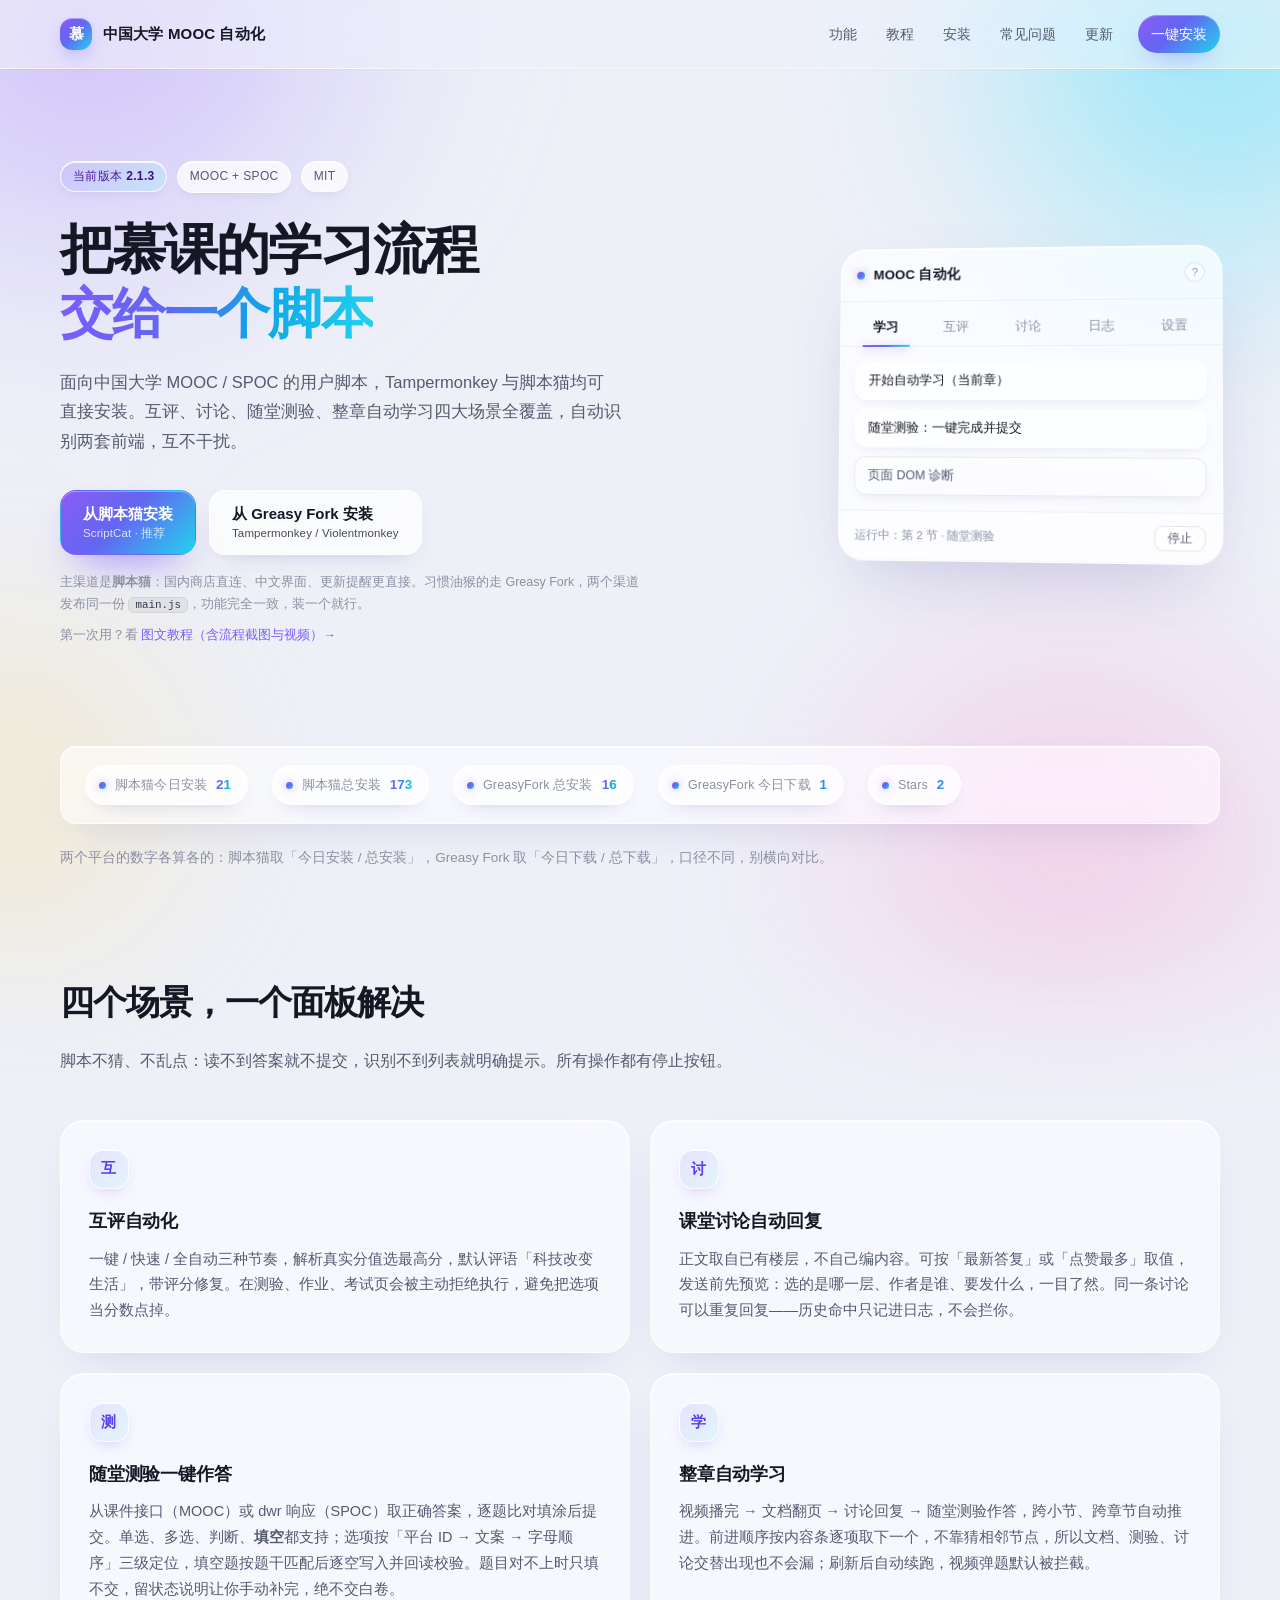
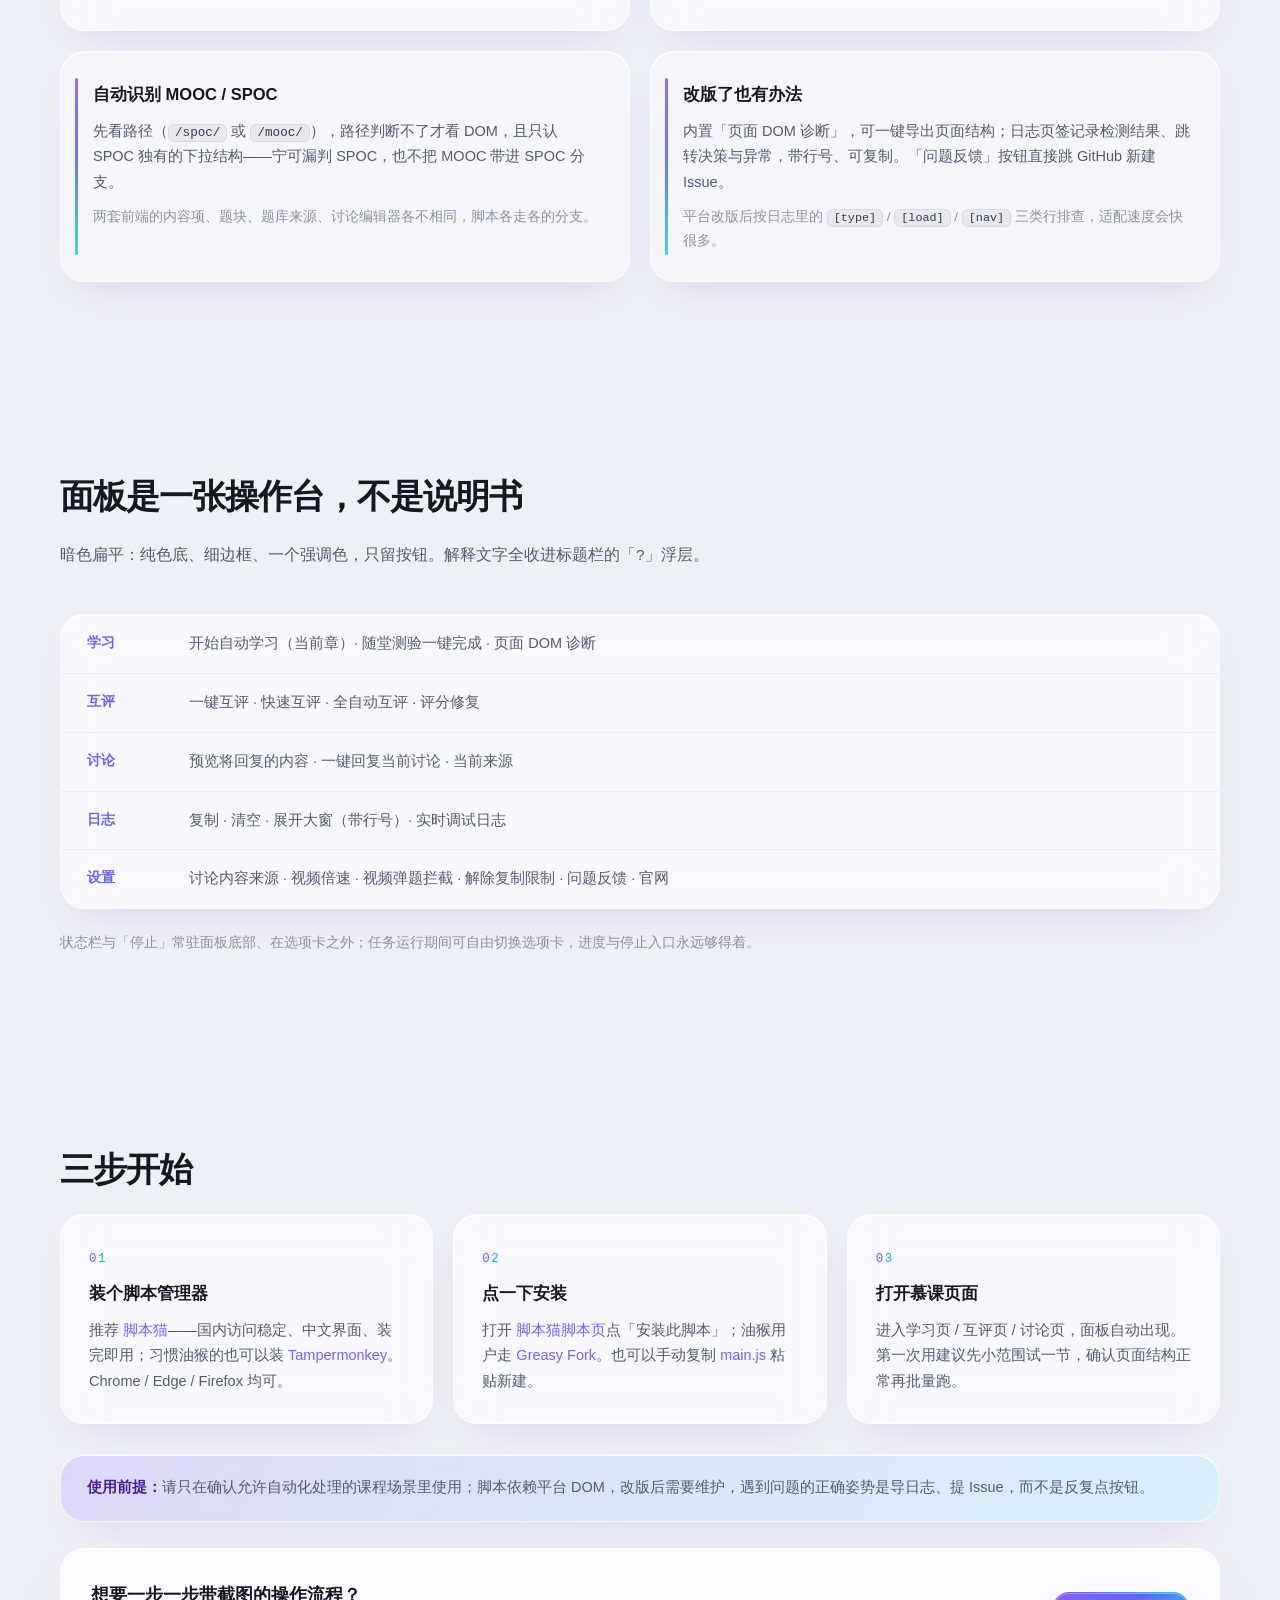
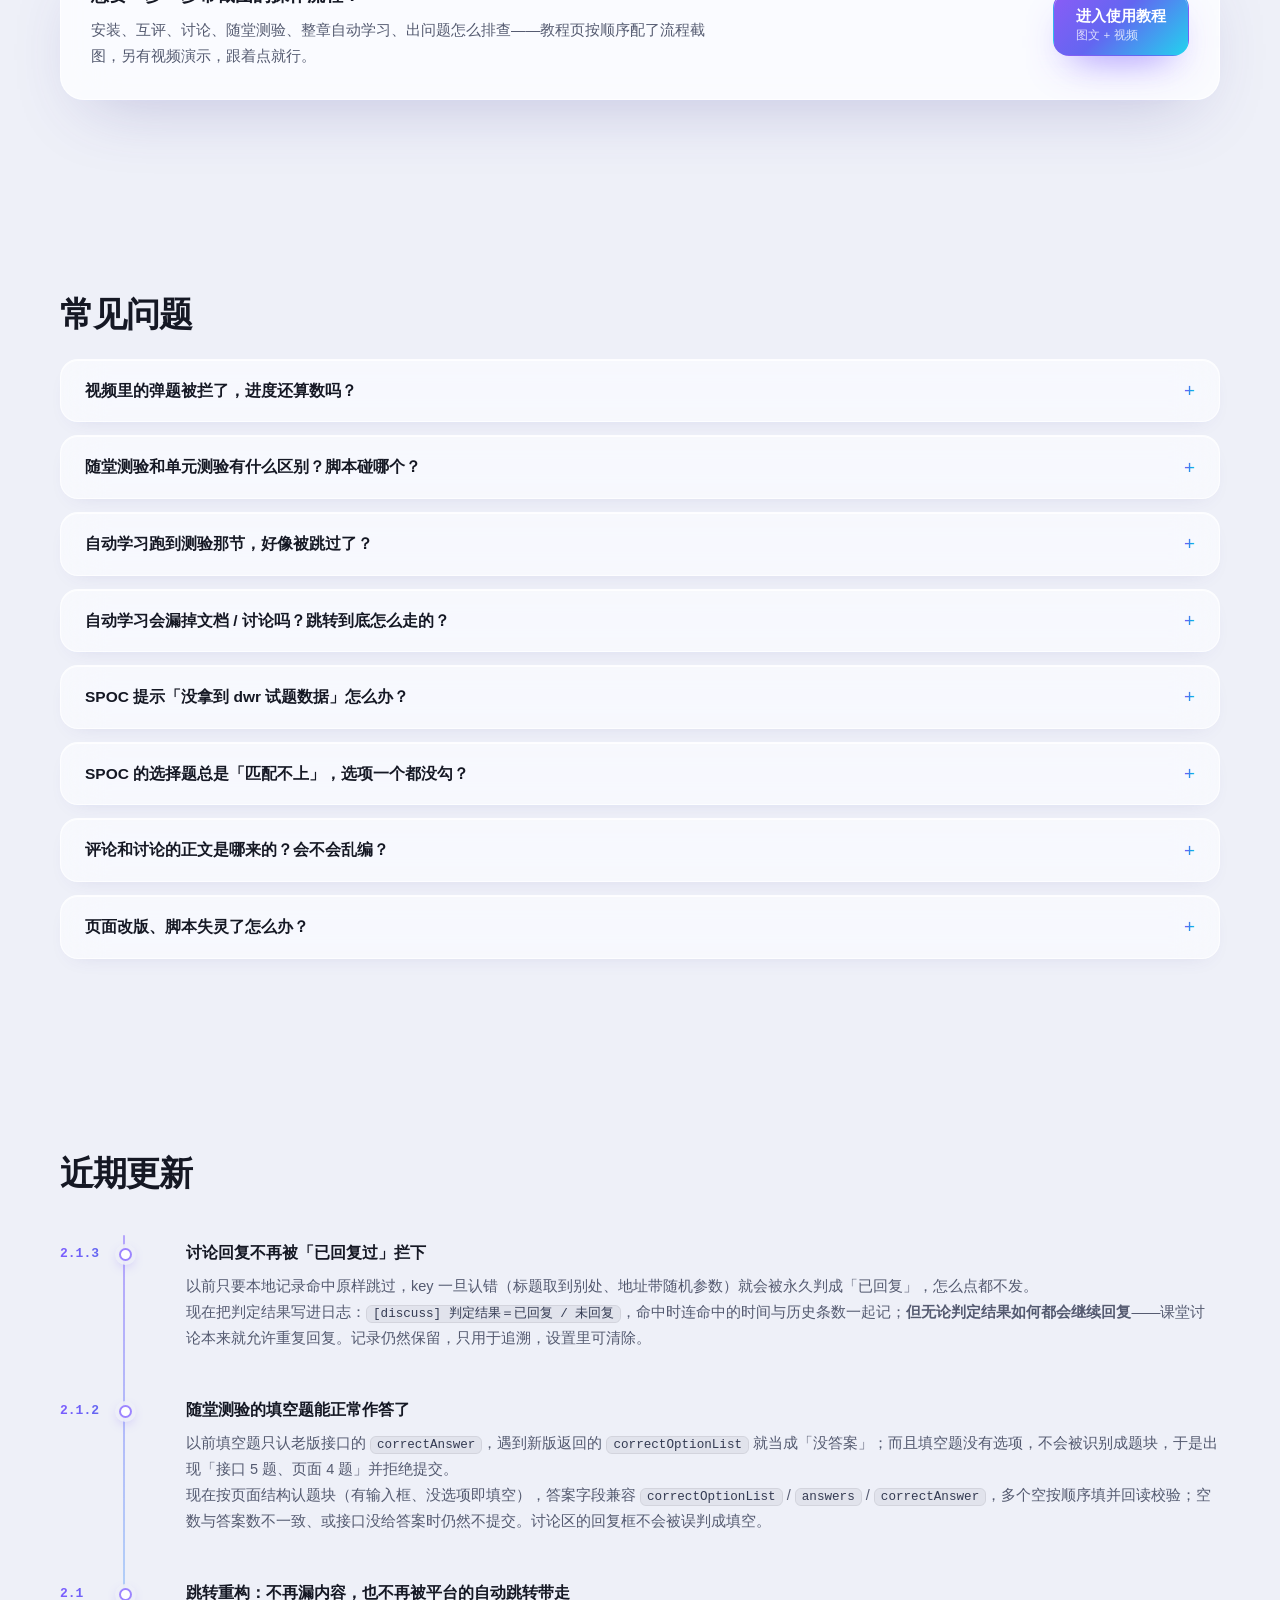
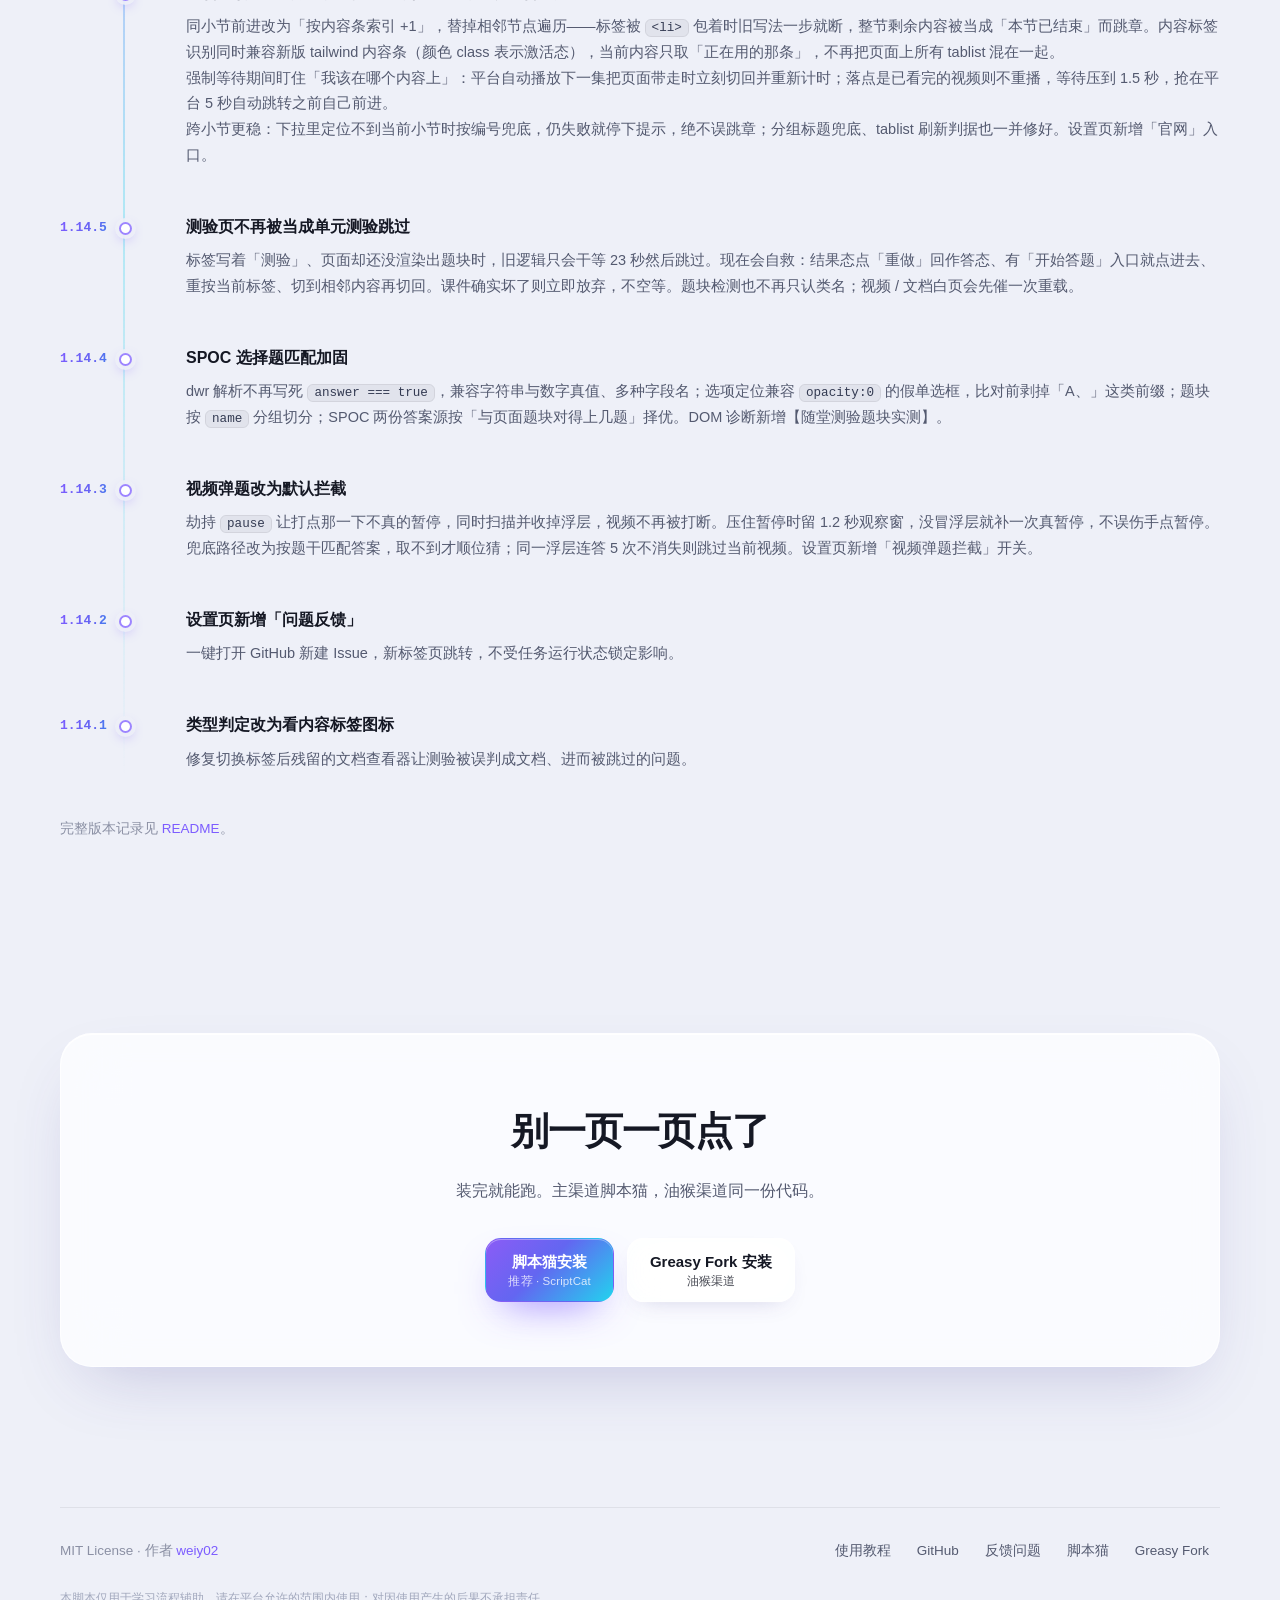
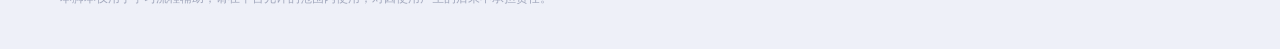
<file: docs/index.html>
<!DOCTYPE html>
<html lang="zh-CN">
<head>
<meta charset="UTF-8">
<meta name="viewport" content="width=device-width, initial-scale=1">
<title>中国大学 MOOC 自动化脚本 · 互评 / 讨论 / 随堂测验 / 整章自动学习</title>
<meta name="description" content="面向中国大学 MOOC / SPOC 的用户脚本（脚本猫 / Tampermonkey 通用）：互评作业自动化、课堂讨论自动回复、随堂测验一键作答、整章自动学习，自动适配 MOOC 与 SPOC 两套前端。">
<meta name="keywords" content="中国大学MOOC,慕课,自动化脚本,脚本猫,ScriptCat,user script,油猴,Tampermonkey,icourse163,SPOC,互评,随堂测验">
<link rel="canonical" href="https://weiy02.github.io/ChinaMOOC-Auto/">
<meta property="og:type" content="website">
<meta property="og:title" content="中国大学 MOOC 自动化脚本">
<meta property="og:description" content="互评、讨论、随堂测验、整章自动学习，一个脚本全包。脚本猫一键安装，也兼容油猴。自动适配 MOOC 与 SPOC 两套前端。">
<meta property="og:url" content="https://weiy02.github.io/ChinaMOOC-Auto/">
<meta property="og:image" content="https://weiy02.github.io/ChinaMOOC-Auto/assets/og.png">
<meta name="twitter:card" content="summary_large_image">
<meta name="theme-color" content="#0b0d10">
<link rel="icon" href="./assets/favicon.svg" type="image/svg+xml">
<link rel="stylesheet" href="./assets/style.css">
</head>
<body>
<a class="skip" href="#main">跳到正文</a>

<header class="site-header">
  <div class="wrap header-inner">
    <a class="brand" href="./">
      <span class="brand-mark" aria-hidden="true">慕</span>
      <span class="brand-text">中国大学 MOOC 自动化</span>
    </a>
    <nav class="site-nav" aria-label="主导航">
      <a href="#features">功能</a>
      <a href="./tutorial.html">教程</a>
      <a href="#start">安装</a>
      <a href="#faq">常见问题</a>
      <a href="#changelog">更新</a>
      <a class="nav-cta" href="#start">一键安装</a>
    </nav>
  </div>
</header>

<main id="main">

  <section class="hero">
    <div class="wrap hero-inner">
      <div class="hero-copy">
        <div class="pill-row">
          <span class="pill pill-live">当前版本 <b data-version>2.1.3</b></span>
          <span class="pill">MOOC + SPOC</span>
          <span class="pill">MIT</span>
        </div>
        <h1>把慕课的学习流程<br><span class="hl">交给一个脚本</span></h1>
        <p class="lede">面向中国大学 MOOC / SPOC 的用户脚本，Tampermonkey 与脚本猫均可直接安装。互评、讨论、随堂测验、整章自动学习四大场景全覆盖，自动识别两套前端，互不干扰。</p>
        <div class="cta-row">
          <a class="btn btn-primary" href="https://scriptcat.org/script-show-page/8833" target="_blank" rel="noopener">
            <span>从脚本猫安装</span>
            <small>ScriptCat · 推荐</small>
          </a>
          <a class="btn btn-ghost" href="https://greasyfork.org/scripts/595205" target="_blank" rel="noopener">
            <span>从 Greasy Fork 安装</span>
            <small id="gf-count">Tampermonkey / Violentmonkey</small>
          </a>
        </div>
        <p class="tiny">主渠道是<b>脚本猫</b>：国内商店直连、中文界面、更新提醒更直接。习惯油猴的走 Greasy Fork，两个渠道发布同一份 <code>main.js</code>，功能完全一致，装一个就行。</p>
        <p class="tiny tiny-link">第一次用？看 <a href="./tutorial.html">图文教程（含流程截图与视频）→</a></p>
      </div>

      <div class="hero-art" aria-hidden="true">
        <div class="panel" id="panel">
          <div class="panel-bar">
            <span class="dot"></span><span class="panel-title">MOOC 自动化</span>
            <span class="panel-help">?</span>
          </div>
          <div class="panel-tabs" role="tablist">
            <button class="pt ab active" data-tab="learn" role="tab" aria-selected="true">学习</button>
            <button class="pt" data-tab="review" role="tab" aria-selected="false">互评</button>
            <button class="pt" data-tab="discuss" role="tab" aria-selected="false">讨论</button>
            <button class="pt" data-tab="log" role="tab" aria-selected="false">日志</button>
            <button class="pt" data-tab="set" role="tab" aria-selected="false">设置</button>
          </div>
          <div class="panel-body" data-view="learn">
            <button class="pb">开始自动学习（当前章）</button>
            <button class="pb">随堂测验：一键完成并提交</button>
            <button class="pb ghost">页面 DOM 诊断</button>
          </div>
          <div class="panel-body hidden" data-view="review">
            <button class="pb">一键互评</button>
            <button class="pb">快速互评</button>
            <button class="pb ghost">全自动互评</button>
            <button class="pb ghost">评分修复</button>
          </div>
          <div class="panel-body hidden" data-view="discuss">
            <button class="pb">预览将回复的内容</button>
            <button class="pb">一键回复当前讨论</button>
            <p class="panel-note">来源：最新答复</p>
          </div>
          <div class="panel-body hidden" data-view="log">
            <div class="panel-log"><span>1</span> [nav] 同小节目标 → 测试</div>
            <div class="panel-log"><span>2</span> [type] quiz（图标判定）</div>
            <div class="panel-log"><span>3</span> [quiz] 已提交，停留 10s</div>
          </div>
          <div class="panel-body hidden" data-view="set">
            <p class="panel-note">讨论内容来源 · 视频倍速 · 视频弹题拦截 · 解除复制限制</p>
            <button class="pb ghost">问题反馈</button>
            <button class="pb ghost">官网 / 使用教程</button>
          </div>
          <div class="panel-foot">
            <span class="panel-status">运行中：第 2 节 · 随堂测验</span>
            <button class="panel-stop">停止</button>
          </div>
        </div>
      </div>
    </div>
  </section>

  <section class="stats">
    <div class="wrap stats-inner">
      <a class="stat" href="https://scriptcat.org/script-show-page/8833" target="_blank" rel="noopener" title="脚本猫今日安装数（today_install）">
        <span class="stat-name">脚本猫今日安装</span>
        <span class="stat-value" data-stat="sc-daily">21</span>
      </a>
      <a class="stat" href="https://scriptcat.org/script-show-page/8833" target="_blank" rel="noopener" title="脚本猫总安装量（total_install）">
        <span class="stat-name">脚本猫总安装</span>
        <span class="stat-value" data-stat="sc-total">173</span>
      </a>
      <a class="stat" href="https://greasyfork.org/scripts/595205" target="_blank" rel="noopener" title="Greasy Fork 总安装量">
        <span class="stat-name">GreasyFork 总安装</span>
        <span class="stat-value" data-stat="gf-total">16</span>
      </a>
      <a class="stat" href="https://greasyfork.org/scripts/595205" target="_blank" rel="noopener" title="Greasy Fork 今日下载数（daily downloads）">
        <span class="stat-name">GreasyFork 今日下载</span>
        <span class="stat-value" data-stat="gf-daily">1</span>
      </a>
      <a class="stat" href="https://github.com/weiy02/ChinaMOOC-Auto" target="_blank" rel="noopener" title="GitHub Stars">
        <span class="stat-name">Stars</span>
        <span class="stat-value" data-stat="gh-stars">2</span>
      </a>
    </div>
    <div class="wrap">
      <p class="note-line">两个平台的数字各算各的：脚本猫取「今日安装 / 总安装」，Greasy Fork 取「今日下载 / 总下载」，口径不同，别横向对比。</p>
    </div>
  </section>

  <section id="features" class="section">
    <div class="wrap">
      <h2 class="sec-title">四个场景，一个面板解决</h2>
      <p class="sec-sub">脚本不猜、不乱点：读不到答案就不提交，识别不到列表就明确提示。所有操作都有停止按钮。</p>

      <div class="cards">
        <article class="card">
          <div class="card-icon">互</div>
          <h3>互评自动化</h3>
          <p>一键 / 快速 / 全自动三种节奏，解析真实分值选最高分，默认评语「科技改变生活」，带评分修复。在测验、作业、考试页会被主动拒绝执行，避免把选项当分数点掉。</p>
        </article>
        <article class="card">
          <div class="card-icon">讨</div>
          <h3>课堂讨论自动回复</h3>
          <p>正文取自已有楼层，不自己编内容。可按「最新答复」或「点赞最多」取值，发送前先预览：选的是哪一层、作者是谁、要发什么，一目了然。同一条讨论可以重复回复——历史命中只记进日志，不会拦你。</p>
        </article>
        <article class="card">
          <div class="card-icon">测</div>
          <h3>随堂测验一键作答</h3>
          <p>从课件接口（MOOC）或 dwr 响应（SPOC）取正确答案，逐题比对填涂后提交。单选、多选、判断、<b>填空</b>都支持；选项按「平台 ID → 文案 → 字母顺序」三级定位，填空题按题干匹配后逐空写入并回读校验。题目对不上时只填不交，留状态说明让你手动补完，绝不交白卷。</p>
        </article>
        <article class="card">
          <div class="card-icon">学</div>
          <h3>整章自动学习</h3>
          <p>视频播完 → 文档翻页 → 讨论回复 → 随堂测验作答，跨小节、跨章节自动推进。前进顺序按内容条逐项取下一个，不靠猜相邻节点，所以文档、测验、讨论交替出现也不会漏；刷新后自动续跑，视频弹题默认被拦截。</p>
        </article>
      </div>

      <div class="duo">
        <div class="duo-item">
          <h3>自动识别 MOOC / SPOC</h3>
          <p>先看路径（<code>/spoc/</code> 或 <code>/mooc/</code>），路径判断不了才看 DOM，且只认 SPOC 独有的下拉结构——宁可漏判 SPOC，也不把 MOOC 带进 SPOC 分支。</p>
          <p class="muted">两套前端的内容项、题块、题库来源、讨论编辑器各不相同，脚本各走各的分支。</p>
        </div>
        <div class="duo-item">
          <h3>改版了也有办法</h3>
          <p>内置「页面 DOM 诊断」，可一键导出页面结构；日志页签记录检测结果、跳转决策与异常，带行号、可复制。「问题反馈」按钮直接跳 GitHub 新建 Issue。</p>
          <p class="muted">平台改版后按日志里的 <code>[type]</code> / <code>[load]</code> / <code>[nav]</code> 三类行排查，适配速度会快很多。</p>
        </div>
      </div>
    </div>
  </section>

  <section id="panel" class="section section-alt">
    <div class="wrap">
      <h2 class="sec-title">面板是一张操作台，不是说明书</h2>
      <p class="sec-sub">暗色扁平：纯色底、细边框、一个强调色，只留按钮。解释文字全收进标题栏的「?」浮层。</p>
      <div class="tabs-table">
        <div class="tab-row"><span class="tab-name">学习</span><span>开始自动学习（当前章）· 随堂测验一键完成 · 页面 DOM 诊断</span></div>
        <div class="tab-row"><span class="tab-name">互评</span><span>一键互评 · 快速互评 · 全自动互评 · 评分修复</span></div>
        <div class="tab-row"><span class="tab-name">讨论</span><span>预览将回复的内容 · 一键回复当前讨论 · 当前来源</span></div>
        <div class="tab-row"><span class="tab-name">日志</span><span>复制 · 清空 · 展开大窗（带行号）· 实时调试日志</span></div>
        <div class="tab-row"><span class="tab-name">设置</span><span>讨论内容来源 · 视频倍速 · 视频弹题拦截 · 解除复制限制 · 问题反馈 · 官网</span></div>
      </div>
      <p class="note-line">状态栏与「停止」常驻面板底部、在选项卡之外；任务运行期间可自由切换选项卡，进度与停止入口永远够得着。</p>
    </div>
  </section>

  <section id="start" class="section">
    <div class="wrap">
      <h2 class="sec-title">三步开始</h2>
      <div class="steps">
        <div class="step">
          <span class="step-no">01</span>
          <h3>装个脚本管理器</h3>
          <p>推荐 <a href="https://scriptcat.org/" target="_blank" rel="noopener">脚本猫</a>——国内访问稳定、中文界面、装完即用；习惯油猴的也可以装 <a href="https://www.tampermonkey.net/" target="_blank" rel="noopener">Tampermonkey</a>。Chrome / Edge / Firefox 均可。</p>
        </div>
        <div class="step">
          <span class="step-no">02</span>
          <h3>点一下安装</h3>
          <p>打开 <a href="https://scriptcat.org/script-show-page/8833" target="_blank" rel="noopener">脚本猫脚本页</a>点「安装此脚本」；油猴用户走 <a href="https://greasyfork.org/scripts/595205" target="_blank" rel="noopener">Greasy Fork</a>。也可以手动复制 <a href="https://raw.githubusercontent.com/weiy02/ChinaMOOC-Auto/main/main.js" target="_blank" rel="noopener">main.js</a> 粘贴新建。</p>
        </div>
        <div class="step">
          <span class="step-no">03</span>
          <h3>打开慕课页面</h3>
          <p>进入学习页 / 互评页 / 讨论页，面板自动出现。第一次用建议先小范围试一节，确认页面结构正常再批量跑。</p>
        </div>
      </div>
      <div class="callout">
        <strong>使用前提：</strong>请只在确认允许自动化处理的课程场景里使用；脚本依赖平台 DOM，改版后需要维护，遇到问题的正确姿势是导日志、提 Issue，而不是反复点按钮。
      </div>

      <div class="doc-promo">
        <div class="dp-text">
          <h3>想要一步一步带截图的操作流程？</h3>
          <p>安装、互评、讨论、随堂测验、整章自动学习、出问题怎么排查——教程页按顺序配了流程截图，另有视频演示，跟着点就行。</p>
        </div>
        <a class="btn btn-primary" href="./tutorial.html"><span>进入使用教程</span><small>图文 + 视频</small></a>
      </div>
    </div>
  </section>

  <section id="faq" class="section section-alt">
    <div class="wrap">
      <h2 class="sec-title">常见问题</h2>
      <div class="faq">
        <details>
          <summary>视频里的弹题被拦了，进度还算数吗？</summary>
          <p>默认策略是「直接拦截」：劫持 <code>pause</code> 让打点那一下不真的暂停，同时扫描并收掉浮层。风险要说清楚——这是纯前端拦截，如果平台按「弹题通过数」结算学习时长，视频播完可能不计进度。</p>
          <p>验证方法很简单：跑一个带弹题的视频，播完后刷新页面看进度涨没涨。没涨就到「设置」里关掉<b>视频弹题拦截</b>，脚本会退回自动作答并提交。</p>
        </details>
        <details>
          <summary>随堂测验和单元测验有什么区别？脚本碰哪个？</summary>
          <p>随堂测验在小节内部，与视频 / 文档平级，通常不限次数、可反复重做——脚本会作答并提交。单元测验是左侧目录里单独一个节点，往往只有一次机会——脚本不处理，考试页也会直接拒绝。</p>
        </details>
        <details>
          <summary>自动学习跑到测验那节，好像被跳过了？</summary>
          <p>1.14.5 起已针对这种情况修过：以前标签明明写着「测验」、页面里却没题块，脚本干等 23 秒后当成单元测验跳过。现在会先自救——结果态就点「重做」回去作答，有「开始答题」入口就点进去，都没有就重按当前标签、再不行切到相邻内容再切回来，逼平台重新请求。</p>
          <p>仍然被跳过时，状态栏与日志会给出<b>现场摘要</b>（标签类型 / 可见单选框数 / 入口按钮 / 是否结果态）。把 <code>[quiz]</code> 那几行导出来提 Issue，能直接定位是哪一类。</p>
        </details>
        <details>
          <summary>自动学习会漏掉文档 / 讨论吗？跳转到底怎么走的？</summary>
          <p>跳转是三级优先级：<b>同小节下一个内容 → 下一小节第一个内容 → 下一章第一个内容</b>，全部靠模拟点击，不改 URL。2.1 起「同小节下一个」改为按内容条里的<b>索引 +1</b>取，而不是找当前标签的相邻节点——后者在标签被包进容器时会直接断掉，表现为「本节只学了第一个，后面的文档 / 测验 / 讨论全跳过」。</p>
          <p>还有一处坑：已看完的视频被打开时，平台约 5 秒后会自己跳到下一集（而且是下一个视频），把夹在中间的文档 / 测验 / 讨论跨过去。现在跳转时会记住「我该在哪个内容上」，强制等待期间持续校验，被平台带走就切回原内容并重新计时；落点本身是已看完的视频则不重播、直接前进。</p>
          <p>跨小节时若在小节下拉里定位不到当前小节，脚本会按编号兜底再试一次，仍失败就<b>停下来提示</b>，不会把「匹配失败」当成「本节已结束」去跳章——那会把整节剩下的内容一次性漏掉。</p>
        </details>
        <details>
          <summary>SPOC 提示「没拿到 dwr 试题数据」怎么办？</summary>
          <p>SPOC 的题目答案在 dwr 响应里，脚本注入时首屏那条请求已经发完了，所以会挂 hook 等下一次。提示出现时，手动切到别的「测试」标签再切回来，触发一次新请求就行。</p>
        </details>
        <details>
          <summary>SPOC 的选择题总是「匹配不上」，选项一个都没勾？</summary>
          <p>1.14.4 修过一批：dwr 里的 <code>answer</code> 有时是 <code>"true"</code> 字符串或 <code>1</code>，字段名也可能叫 <code>optionList</code> / <code>isAnswer</code>；选项文案还常有「A、」这种前缀差异。现在会做布尔兼容、剥前缀比对，答案只给字母时按选项顺序定位。</p>
          <p>如果还复现，「页面 DOM 诊断」里新增了<b>【随堂测验题块实测】</b>——每题题干、选项文案、dwr 题量与解析出的答案都在里面，附一段原始 HTML。把这段发出来就能精准适配。</p>
        </details>
        <details>
          <summary>评论和讨论的正文是哪来的？会不会乱编？</summary>
          <p>不会。脚本只从已经有人回复过的楼层里挑一条现成答复，并剥掉昵称、时间、点赞数这些元信息；选不出正文就直接报错退出，不拿凑数文本去发。超长正文会截到句子边界，默认上限 200 字。</p>
        </details>
        <details>
          <summary>页面改版、脚本失灵了怎么办？</summary>
          <p>先开「页面 DOM 诊断」导出结构，再看日志页签的判定依据，然后到 GitHub 提 Issue 并附上这两样。脚本跟着新版 UI 持续维护，反馈越具体修得越快。</p>
        </details>
      </div>
    </div>
  </section>

  <section id="changelog" class="section">
    <div class="wrap">
      <h2 class="sec-title">近期更新</h2>
      <ul class="timeline">
        <li>
          <span class="ver">2.1.3</span>
          <div>
            <h3>讨论回复不再被「已回复过」拦下</h3>
            <p>以前只要本地记录命中原样跳过，key 一旦认错（标题取到别处、地址带随机参数）就会被永久判成「已回复」，怎么点都不发。</p>
            <p>现在把判定结果写进日志：<code>[discuss] 判定结果＝已回复 / 未回复</code>，命中时连命中的时间与历史条数一起记；<b>但无论判定结果如何都会继续回复</b>——课堂讨论本来就允许重复回复。记录仍然保留，只用于追溯，设置里可清除。</p>
          </div>
        </li>
        <li>
          <span class="ver">2.1.2</span>
          <div>
            <h3>随堂测验的填空题能正常作答了</h3>
            <p>以前填空题只认老版接口的 <code>correctAnswer</code>，遇到新版返回的 <code>correctOptionList</code> 就当成「没答案」；而且填空题没有选项，不会被识别成题块，于是出现「接口 5 题、页面 4 题」并拒绝提交。</p>
            <p>现在按页面结构认题块（有输入框、没选项即填空），答案字段兼容 <code>correctOptionList</code> / <code>answers</code> / <code>correctAnswer</code>，多个空按顺序填并回读校验；空数与答案数不一致、或接口没给答案时仍然不提交。讨论区的回复框不会被误判成填空。</p>
          </div>
        </li>
        <li>
          <span class="ver">2.1</span>
          <div>
            <h3>跳转重构：不再漏内容，也不再被平台的自动跳转带走</h3>
            <p>同小节前进改为「按内容条索引 +1」，替掉相邻节点遍历——标签被 <code>&lt;li&gt;</code> 包着时旧写法一步就断，整节剩余内容被当成「本节已结束」而跳章。内容标签识别同时兼容新版 tailwind 内容条（颜色 class 表示激活态），当前内容只取「正在用的那条」，不再把页面上所有 tablist 混在一起。</p>
            <p>强制等待期间盯住「我该在哪个内容上」：平台自动播放下一集把页面带走时立刻切回并重新计时；落点是已看完的视频则不重播，等待压到 1.5 秒，抢在平台 5 秒自动跳转之前自己前进。</p>
            <p>跨小节更稳：下拉里定位不到当前小节时按编号兜底，仍失败就停下提示，绝不误跳章；分组标题兜底、tablist 刷新判据也一并修好。设置页新增「官网」入口。</p>
          </div>
        </li>
        <li>
          <span class="ver">1.14.5</span>
          <div>
            <h3>测验页不再被当成单元测验跳过</h3>
            <p>标签写着「测验」、页面却还没渲染出题块时，旧逻辑只会干等 23 秒然后跳过。现在会自救：结果态点「重做」回作答态、有「开始答题」入口就点进去、重按当前标签、切到相邻内容再切回。课件确实坏了则立即放弃，不空等。题块检测也不再只认类名；视频 / 文档白页会先催一次重载。</p>
          </div>
        </li>
        <li>
          <span class="ver">1.14.4</span>
          <div>
            <h3>SPOC 选择题匹配加固</h3>
            <p>dwr 解析不再写死 <code>answer === true</code>，兼容字符串与数字真值、多种字段名；选项定位兼容 <code>opacity:0</code> 的假单选框，比对前剥掉「A、」这类前缀；题块按 <code>name</code> 分组切分；SPOC 两份答案源按「与页面题块对得上几题」择优。DOM 诊断新增【随堂测验题块实测】。</p>
          </div>
        </li>
        <li>
          <span class="ver">1.14.3</span>
          <div>
            <h3>视频弹题改为默认拦截</h3>
            <p>劫持 <code>pause</code> 让打点那一下不真的暂停，同时扫描并收掉浮层，视频不再被打断。压住暂停时留 1.2 秒观察窗，没冒浮层就补一次真暂停，不误伤手点暂停。兜底路径改为按题干匹配答案，取不到才顺位猜；同一浮层连答 5 次不消失则跳过当前视频。设置页新增「视频弹题拦截」开关。</p>
          </div>
        </li>
        <li>
          <span class="ver">1.14.2</span>
          <div>
            <h3>设置页新增「问题反馈」</h3>
            <p>一键打开 GitHub 新建 Issue，新标签页跳转，不受任务运行状态锁定影响。</p>
          </div>
        </li>
        <li>
          <span class="ver">1.14.1</span>
          <div>
            <h3>类型判定改为看内容标签图标</h3>
            <p>修复切换标签后残留的文档查看器让测验被误判成文档、进而被跳过的问题。</p>
          </div>
        </li>
      </ul>
      <p class="note-line">完整版本记录见 <a href="https://github.com/weiy02/ChinaMOOC-Auto/blob/main/README.md" target="_blank" rel="noopener">README</a>。</p>
    </div>
  </section>

  <section class="final-cta">
    <div class="wrap">
      <h2>别一页一页点了</h2>
      <p>装完就能跑。主渠道脚本猫，油猴渠道同一份代码。</p>
      <div class="cta-row center">
        <a class="btn btn-primary" href="https://scriptcat.org/script-show-page/8833" target="_blank" rel="noopener"><span>脚本猫安装</span><small>推荐 · ScriptCat</small></a>
        <a class="btn btn-ghost" href="https://greasyfork.org/scripts/595205" target="_blank" rel="noopener"><span>Greasy Fork 安装</span><small>油猴渠道</small></a>
      </div>
    </div>
  </section>

</main>

<footer class="site-footer">
  <div class="wrap footer-inner">
    <p>MIT License · 作者 <a href="https://github.com/weiy02" target="_blank" rel="noopener">weiy02</a></p>
    <nav>
      <a href="./tutorial.html">使用教程</a>
      <a href="https://github.com/weiy02/ChinaMOOC-Auto" target="_blank" rel="noopener">GitHub</a>
      <a href="https://github.com/weiy02/ChinaMOOC-Auto/issues/new" target="_blank" rel="noopener">反馈问题</a>
      <a href="https://scriptcat.org/script-show-page/8833" target="_blank" rel="noopener">脚本猫</a>
      <a href="https://greasyfork.org/scripts/595205" target="_blank" rel="noopener">Greasy Fork</a>
    </nav>
  </div>
  <p class="disclaimer">本脚本仅用于学习流程辅助，请在平台允许的范围内使用；对因使用产生的后果不承担责任。</p>
</footer>

<script src="./assets/site.js" defer></script>
</body>
</html>
</file>
<file: docs/assets/style.css>
/* 中国大学 MOOC 自动化 · 站点样式
   风格：液态玻璃（浅色通透 / 流体光斑 / 厚毛玻璃 / 大圆角）
   参考：DeepSeek、Kimi 官网 */

:root {
  --bg: #eef0f8;
  --ink: #151824;
  --ink-2: #545a70;
  --ink-3: #8b90a4;

  --violet: #7c5cff;
  --violet-2: #8b5cf6;
  --blue: #4a7dff;
  --cyan: #0fbdd4;
  --accent: #6d4aff;

  --glass: rgba(255, 255, 255, 0.55);
  --glass-2: rgba(255, 255, 255, 0.72);
  --glass-3: rgba(255, 255, 255, 0.4);
  --stroke: rgba(255, 255, 255, 0.72);
  --stroke-soft: rgba(21, 24, 36, 0.07);

  --grad: linear-gradient(135deg, #8b5cf6 0%, #6366f1 45%, #22d3ee 100%);
  --grad-text: linear-gradient(100deg, #7c5cff 0%, #6366f1 34%, #0ea5e9 64%, #22d3ee 100%);
  --grad-soft: linear-gradient(135deg, rgba(139, 92, 246, 0.14), rgba(34, 211, 238, 0.1));

  --shadow-lg: 0 28px 70px -28px rgba(70, 60, 150, 0.28);
  --shadow-md: 0 16px 44px -22px rgba(70, 60, 150, 0.22);

  --radius: 24px;
  --radius-sm: 16px;
  --mono: ui-monospace, SFMono-Regular, "SF Mono", Menlo, Consolas, monospace;
  --sans: "Inter", -apple-system, BlinkMacSystemFont, "PingFang SC", "Hiragino Sans GB",
          "Microsoft YaHei", "Segoe UI", Roboto, sans-serif;
}

* { box-sizing: border-box; }

html { scroll-behavior: smooth; -webkit-text-size-adjust: 100%; }

body {
  margin: 0;
  background: var(--bg);
  color: var(--ink);
  font-family: var(--sans);
  font-size: 16px;
  line-height: 1.78;
  -webkit-font-smoothing: antialiased;
  overflow-x: hidden;
}

/* 流体光斑层（液态玻璃的灵魂） */
body::before {
  content: "";
  position: fixed;
  inset: -10% -10% -10% -10%;
  z-index: -1;
  background:
    radial-gradient(46vw 46vw at 14% 8%, rgba(167, 139, 250, 0.5), transparent 66%),
    radial-gradient(40vw 40vw at 88% 12%, rgba(34, 211, 238, 0.42), transparent 66%),
    radial-gradient(38vw 38vw at 78% 88%, rgba(244, 114, 182, 0.28), transparent 66%),
    radial-gradient(34vw 34vw at 8% 82%, rgba(252, 211, 77, 0.22), transparent 66%);
  filter: blur(72px) saturate(1.15);
  pointer-events: none;
}

a { color: var(--violet); text-decoration: none; transition: color 0.18s ease; }
a:hover { color: #5b3df0; }

code {
  font-family: var(--mono);
  font-size: 0.87em;
  background: rgba(21, 24, 36, 0.055);
  border: 1px solid rgba(21, 24, 36, 0.07);
  border-radius: 6px;
  padding: 1px 6px;
  color: #333a52;
}

::selection { background: rgba(124, 92, 255, 0.22); }

.skip { position: absolute; left: -9999px; }
.skip:focus {
  left: 12px; top: 12px; z-index: 999;
  background: #151824; color: #fff;
  padding: 8px 16px; border-radius: 12px;
}

.wrap { width: min(1160px, calc(100% - 48px)); margin: 0 auto; }

/* ================= header ================= */

.site-header {
  position: sticky;
  top: 0;
  z-index: 60;
  background: rgba(238, 240, 248, 0.62);
  backdrop-filter: blur(24px) saturate(1.6);
  -webkit-backdrop-filter: blur(24px) saturate(1.6);
  border-bottom: 1px solid rgba(255, 255, 255, 0.6);
  box-shadow: 0 1px 0 rgba(21, 24, 36, 0.03);
}

.header-inner {
  display: flex;
  align-items: center;
  justify-content: space-between;
  height: 68px;
}

.brand { display: flex; align-items: center; gap: 11px; color: var(--ink); font-weight: 650; }
.brand:hover { color: var(--ink); }

.brand-mark {
  display: grid;
  place-items: center;
  width: 32px; height: 32px;
  border-radius: 12px;
  background: var(--grad);
  color: #fff;
  font-size: 15px;
  font-weight: 700;
  box-shadow: 0 8px 20px -6px rgba(124, 92, 255, 0.55), inset 0 1px 0 rgba(255, 255, 255, 0.4);
}

.brand-text { font-size: 15px; letter-spacing: 0.01em; }

.site-nav { display: flex; align-items: center; gap: 3px; font-size: 14px; }
.site-nav a {
  color: var(--ink-2);
  padding: 7px 13px;
  border-radius: 999px;
  transition: color 0.18s ease, background 0.18s ease;
}
.site-nav a:hover { color: var(--ink); background: rgba(255, 255, 255, 0.7); text-decoration: none; }

.nav-cta {
  margin-left: 9px;
  color: #fff !important;
  background: var(--grad);
  box-shadow: 0 10px 26px -12px rgba(124, 92, 255, 0.7), inset 0 1px 0 rgba(255, 255, 255, 0.3);
}
.nav-cta:hover { filter: brightness(1.06); background: var(--grad); }

/* ================= hero ================= */

.hero { position: relative; padding: 92px 0 100px; overflow: hidden; }

.hero-inner {
  position: relative;
  z-index: 1;
  display: grid;
  grid-template-columns: 1.06fr 0.94fr;
  gap: 60px;
  align-items: center;
}

.pill-row { display: flex; flex-wrap: wrap; gap: 9px; margin-bottom: 26px; }

.pill {
  font-size: 12px;
  letter-spacing: 0.03em;
  color: var(--ink-2);
  border: 1px solid var(--stroke);
  background: var(--glass-2);
  backdrop-filter: blur(18px);
  -webkit-backdrop-filter: blur(18px);
  border-radius: 999px;
  padding: 4px 12px;
  box-shadow: 0 4px 14px -8px rgba(70, 60, 150, 0.25), inset 0 1px 0 rgba(255, 255, 255, 0.9);
}
.pill-live {
  color: #4c1d95;
  border-color: rgba(255, 255, 255, 0.85);
  background: linear-gradient(135deg, rgba(196, 181, 253, 0.5), rgba(165, 243, 252, 0.4));
}
.pill-live b { font-weight: 650; color: #3b1280; font-variant-numeric: tabular-nums; }

h1 {
  font-size: clamp(34px, 4.8vw, 54px);
  line-height: 1.18;
  letter-spacing: -0.035em;
  margin: 0 0 22px;
  font-weight: 760;
  color: var(--ink);
}

.hl {
  background: var(--grad-text);
  -webkit-background-clip: text;
  background-clip: text;
  -webkit-text-fill-color: transparent;
  color: transparent;
}

.lede { font-size: 16.5px; color: var(--ink-2); margin: 0 0 34px; max-width: 34em; }

.cta-row { display: flex; flex-wrap: wrap; gap: 13px; }
.cta-row.center { justify-content: center; }

.btn {
  display: inline-flex;
  flex-direction: column;
  gap: 1px;
  padding: 12px 22px;
  border-radius: 16px;
  border: 1px solid transparent;
  font-size: 15px;
  font-weight: 600;
  line-height: 1.42;
  transition: transform 0.18s cubic-bezier(0.2, 0.8, 0.3, 1), box-shadow 0.22s ease,
              background 0.22s ease, border-color 0.22s ease;
}
.btn:hover { text-decoration: none; transform: translateY(-2px); }
.btn small { font-weight: 400; font-size: 11.5px; opacity: 0.78; letter-spacing: 0.01em; }

.btn-primary {
  color: #fff;
  background: var(--grad);
  box-shadow: 0 18px 40px -18px rgba(124, 92, 255, 0.85), inset 0 1px 0 rgba(255, 255, 255, 0.35);
}
.btn-primary:hover { color: #fff; box-shadow: 0 24px 52px -18px rgba(124, 92, 255, 0.9); }

.btn-ghost {
  color: var(--ink);
  background: var(--glass-2);
  border-color: var(--stroke);
  backdrop-filter: blur(18px);
  -webkit-backdrop-filter: blur(18px);
  box-shadow: 0 10px 24px -14px rgba(70, 60, 150, 0.28), inset 0 1px 0 rgba(255, 255, 255, 0.9);
}
.btn-ghost:hover { color: var(--ink); background: rgba(255, 255, 255, 0.85); border-color: #fff; }

.tiny { margin: 16px 0 0; font-size: 12.5px; color: var(--ink-3); }
.tiny-link { margin-top: 9px; }

/* ================= 面板示意 ================= */

.hero-art { display: flex; justify-content: flex-end; perspective: 1400px; }

.panel {
  position: relative;
  width: 100%;
  max-width: 384px;
  border-radius: 26px;
  background: var(--glass-2);
  border: 1px solid var(--stroke);
  backdrop-filter: blur(28px) saturate(1.7);
  -webkit-backdrop-filter: blur(28px) saturate(1.7);
  box-shadow:
    var(--shadow-lg),
    inset 0 1px 0 rgba(255, 255, 255, 0.95),
    inset 0 -1px 0 rgba(21, 24, 36, 0.04);
  transform: rotateY(-7deg) rotateX(3deg);
  transition: transform 0.55s cubic-bezier(0.2, 0.8, 0.3, 1);
  overflow: hidden;
}
.panel:hover { transform: rotateY(0deg) rotateX(0deg); }

.panel-bar {
  display: flex;
  align-items: center;
  gap: 9px;
  padding: 14px 16px;
  border-bottom: 1px solid rgba(21, 24, 36, 0.05);
}
.dot {
  width: 8px; height: 8px;
  border-radius: 50%;
  background: var(--grad);
  box-shadow: 0 0 10px rgba(124, 92, 255, 0.55);
}
.panel-title { font-weight: 650; font-size: 13.5px; letter-spacing: 0.01em; color: var(--ink); }
.panel-help {
  margin-left: auto;
  width: 20px; height: 20px;
  display: grid; place-items: center;
  border: 1px solid rgba(21, 24, 36, 0.1);
  border-radius: 50%;
  color: var(--ink-3);
  font-size: 11px;
  background: rgba(255, 255, 255, 0.5);
}

.panel-tabs {
  display: flex;
  gap: 3px;
  padding: 11px 11px 0;
  border-bottom: 1px solid rgba(21, 24, 36, 0.05);
}
.pt {
  position: relative;
  flex: 1;
  padding: 7px 0 10px;
  background: none;
  border: 0;
  color: var(--ink-3);
  font-size: 12.5px;
  font-family: inherit;
  cursor: pointer;
  border-radius: 10px 10px 0 0;
  transition: color 0.18s ease, background 0.18s ease;
}
.pt:hover { color: var(--ink-2); background: rgba(255, 255, 255, 0.5); }
.pt.active { color: var(--ink); font-weight: 600; }
.pt.active::after {
  content: "";
  position: absolute;
  left: 16%; right: 14%; bottom: -1px;
  height: 2.5px;
  border-radius: 3px;
  background: var(--grad);
  box-shadow: 0 2px 8px rgba(124, 92, 255, 0.45);
}

.panel-body {
  padding: 15px;
  display: flex;
  flex-direction: column;
  gap: 9px;
  min-height: 158px;
}
.hidden { display: none !important; }

.pb {
  text-align: left;
  padding: 10px 13px;
  border-radius: 12px;
  border: 1px solid rgba(255, 255, 255, 0.75);
  background: rgba(255, 255, 255, 0.6);
  color: var(--ink);
  font-family: inherit;
  font-size: 12.5px;
  font-weight: 500;
  cursor: pointer;
  box-shadow: 0 4px 12px -6px rgba(70, 60, 150, 0.18);
  transition: border-color 0.18s ease, background 0.18s ease, transform 0.14s ease, box-shadow 0.18s ease;
}
.pb:hover {
  border-color: rgba(167, 139, 250, 0.7);
  background: rgba(255, 255, 255, 0.85);
  transform: translateY(-1px);
  box-shadow: 0 8px 20px -8px rgba(124, 92, 255, 0.4);
}
.pb.ghost {
  background: rgba(255, 255, 255, 0.35);
  border-color: rgba(21, 24, 36, 0.08);
  color: var(--ink-2);
}
.pb.ghost:hover { color: var(--ink); background: rgba(255, 255, 255, 0.7); }

.panel-note { margin: 0; font-size: 12px; color: var(--ink-3); }

.panel-log {
  font-family: var(--mono);
  font-size: 11.5px;
  color: var(--ink-2);
  white-space: nowrap;
  overflow: hidden;
  text-overflow: ellipsis;
  padding: 3px 0;
}
.panel-log span { color: #a2a8bd; display: inline-block; width: 16px; }

.panel-foot {
  display: flex;
  align-items: center;
  justify-content: space-between;
  gap: 10px;
  padding: 12px 16px;
  border-top: 1px solid rgba(21, 24, 36, 0.05);
  background: rgba(255, 255, 255, 0.4);
}
.panel-status {
  font-size: 11.5px;
  color: var(--ink-3);
  white-space: nowrap;
  overflow: hidden;
  text-overflow: ellipsis;
}
.panel-stop {
  border: 1px solid rgba(21, 24, 36, 0.1);
  background: rgba(255, 255, 255, 0.6);
  color: var(--ink-2);
  border-radius: 9px;
  padding: 4px 12px;
  font-size: 11.5px;
  font-family: inherit;
  cursor: pointer;
}
.panel-stop:hover { color: var(--ink); background: #fff; }

/* ================= stats ================= */

.stats { padding: 0 0 10px; }
.stats-inner {
  display: flex;
  flex-wrap: wrap;
  gap: 12px 24px;
  align-items: center;
  padding: 18px 24px;
  border: 1px solid var(--stroke);
  border-radius: var(--radius-sm);
  background: var(--glass);
  backdrop-filter: blur(24px) saturate(1.6);
  -webkit-backdrop-filter: blur(24px) saturate(1.6);
  box-shadow: var(--shadow-md), inset 0 1px 0 rgba(255, 255, 255, 0.85);
}
.stat {
  display: inline-flex;
  align-items: center;
  gap: 9px;
  padding: 7px 16px 7px 13px;
  border-radius: 999px;
  color: inherit;
  background: rgba(255, 255, 255, 0.58);
  border: 1px solid rgba(255, 255, 255, 0.82);
  backdrop-filter: blur(18px) saturate(1.6);
  -webkit-backdrop-filter: blur(18px) saturate(1.6);
  box-shadow: 0 8px 20px -14px rgba(70, 60, 150, 0.45), inset 0 1px 0 rgba(255, 255, 255, 0.95);
  transition: background 0.2s ease, transform 0.2s cubic-bezier(0.2, 0.8, 0.3, 1), box-shadow 0.2s ease;
}
.stat:hover {
  text-decoration: none;
  background: rgba(255, 255, 255, 0.86);
  transform: translateY(-1px);
  box-shadow: 0 12px 26px -14px rgba(70, 60, 150, 0.5), inset 0 1px 0 rgba(255, 255, 255, 1);
}
.stat::before {
  content: "";
  width: 7px; height: 7px;
  border-radius: 50%;
  background: var(--grad);
  box-shadow: 0 0 8px rgba(124, 92, 255, 0.5);
  flex: 0 0 auto;
}
.stat-name {
  font-size: 12.5px;
  letter-spacing: 0.01em;
  color: var(--ink-3);
  white-space: nowrap;
}
.stat-value {
  font-size: 13.5px;
  font-weight: 700;
  font-variant-numeric: tabular-nums;
  background: var(--grad-text);
  -webkit-background-clip: text;
  background-clip: text;
  -webkit-text-fill-color: transparent;
  white-space: nowrap;
}

/* ================= sections ================= */

.section { padding: 92px 0; position: relative; }

.sec-title {
  font-size: clamp(24px, 2.9vw, 34px);
  letter-spacing: -0.03em;
  margin: 0 0 14px;
  font-weight: 730;
  color: var(--ink);
}
.sec-sub { color: var(--ink-2); margin: 0 0 46px; max-width: 48em; font-size: 15.5px; }

.cards { display: grid; grid-template-columns: repeat(2, 1fr); gap: 20px; }

.card {
  position: relative;
  padding: 28px;
  border-radius: var(--radius);
  border: 1px solid var(--stroke);
  background: var(--glass);
  backdrop-filter: blur(24px) saturate(1.6);
  -webkit-backdrop-filter: blur(24px) saturate(1.6);
  box-shadow: var(--shadow-md), inset 0 1px 0 rgba(255, 255, 255, 0.85);
  transition: transform 0.26s cubic-bezier(0.2, 0.8, 0.3, 1), box-shadow 0.26s ease;
  overflow: hidden;
}
.card::after {
  content: "";
  position: absolute;
  top: -60%; left: -16%;
  width: 66%; height: 150%;
  background: radial-gradient(closest-side, rgba(139, 92, 246, 0.14), transparent);
  opacity: 0;
  transition: opacity 0.32s ease;
  pointer-events: none;
}
.card:hover {
  transform: translateY(-5px);
  box-shadow: 0 34px 76px -30px rgba(70, 60, 150, 0.42), inset 0 1px 0 rgba(255, 255, 255, 0.95);
}
.card:hover::after { opacity: 1; }

.card-icon {
  width: 40px; height: 40px;
  display: grid; place-items: center;
  border-radius: 14px;
  background: var(--grad-soft);
  border: 1px solid rgba(255, 255, 255, 0.8);
  color: #5b3df0;
  font-size: 15px;
  font-weight: 700;
  margin-bottom: 17px;
  box-shadow: 0 6px 16px -6px rgba(124, 92, 255, 0.35), inset 0 1px 0 rgba(255, 255, 255, 0.9);
}

.card h3 { margin: 0 0 9px; font-size: 17.5px; letter-spacing: -0.01em; color: var(--ink); }
.card p { margin: 0; color: var(--ink-2); font-size: 14.5px; }

.duo { display: grid; grid-template-columns: repeat(2, 1fr); gap: 20px; margin-top: 20px; }
.duo-item {
  position: relative;
  padding: 28px 28px 28px 32px;
  border-radius: var(--radius);
  border: 1px solid var(--stroke);
  background: var(--glass-3);
  backdrop-filter: blur(20px);
  -webkit-backdrop-filter: blur(20px);
  box-shadow: var(--shadow-md), inset 0 1px 0 rgba(255, 255, 255, 0.8);
}
.duo-item::before {
  content: "";
  position: absolute;
  left: 14px; top: 26px; bottom: 26px;
  width: 3px;
  border-radius: 3px;
  background: var(--grad);
  opacity: 0.9;
}
.duo-item h3 { margin: 0 0 9px; font-size: 16.5px; color: var(--ink); }
.duo-item p { margin: 0 0 9px; color: var(--ink-2); font-size: 14.5px; }
.duo-item p:last-child { margin-bottom: 0; }
.muted { color: var(--ink-3) !important; font-size: 13.5px !important; }

/* ================= tabs table ================= */

.tabs-table {
  border: 1px solid var(--stroke);
  border-radius: var(--radius);
  overflow: hidden;
  background: var(--glass);
  backdrop-filter: blur(24px) saturate(1.6);
  -webkit-backdrop-filter: blur(24px) saturate(1.6);
  box-shadow: var(--shadow-md), inset 0 1px 0 rgba(255, 255, 255, 0.85);
}
.tab-row {
  display: grid;
  grid-template-columns: 84px 1fr;
  gap: 18px;
  padding: 16px 26px;
  border-bottom: 1px solid rgba(21, 24, 36, 0.05);
  font-size: 14.5px;
  color: var(--ink-2);
  transition: background 0.18s ease;
}
.tab-row:hover { background: rgba(255, 255, 255, 0.45); }
.tab-row:last-child { border-bottom: 0; }
.tab-name {
  font-size: 13.5px;
  font-weight: 680;
  background: var(--grad-text);
  -webkit-background-clip: text;
  background-clip: text;
  -webkit-text-fill-color: transparent;
}

.note-line { margin: 22px 0 0; font-size: 13.5px; color: var(--ink-3); }

/* ================= steps ================= */

.steps { display: grid; grid-template-columns: repeat(3, 1fr); gap: 20px; margin-bottom: 30px; }
.step {
  padding: 28px;
  border-radius: var(--radius);
  border: 1px solid var(--stroke);
  background: var(--glass);
  backdrop-filter: blur(22px) saturate(1.6);
  -webkit-backdrop-filter: blur(22px) saturate(1.6);
  box-shadow: var(--shadow-md), inset 0 1px 0 rgba(255, 255, 255, 0.85);
}
.step-no {
  font-family: var(--mono);
  font-size: 12.5px;
  letter-spacing: 0.12em;
  background: var(--grad-text);
  -webkit-background-clip: text;
  background-clip: text;
  -webkit-text-fill-color: transparent;
}
.step h3 { margin: 8px 0 9px; font-size: 16.5px; color: var(--ink); }
.step p { margin: 0; font-size: 14.5px; color: var(--ink-2); }

.callout {
  border-radius: var(--radius);
  padding: 20px 26px;
  font-size: 14.5px;
  color: var(--ink-2);
  background: linear-gradient(120deg, rgba(196, 181, 253, 0.4), rgba(165, 243, 252, 0.3));
  border: 1px solid var(--stroke);
  backdrop-filter: blur(18px);
  -webkit-backdrop-filter: blur(18px);
  box-shadow: var(--shadow-md), inset 0 1px 0 rgba(255, 255, 255, 0.85);
}
.callout strong { color: #4c1d95; }

.doc-promo {
  display: flex;
  flex-wrap: wrap;
  align-items: center;
  justify-content: space-between;
  gap: 22px;
  margin-top: 26px;
  padding: 30px;
  border-radius: var(--radius);
  border: 1px solid var(--stroke);
  background: var(--glass-2);
  backdrop-filter: blur(26px) saturate(1.7);
  -webkit-backdrop-filter: blur(26px) saturate(1.7);
  box-shadow: var(--shadow-lg), inset 0 1px 0 rgba(255, 255, 255, 0.95);
}
.dp-text h3 { margin: 0 0 7px; font-size: 18px; color: var(--ink); }
.dp-text p { margin: 0; font-size: 14.5px; color: var(--ink-2); max-width: 44em; }

/* ================= faq ================= */

.faq { display: grid; gap: 13px; }

details {
  border-radius: 18px;
  border: 1px solid var(--stroke);
  background: var(--glass);
  backdrop-filter: blur(22px) saturate(1.6);
  -webkit-backdrop-filter: blur(22px) saturate(1.6);
  padding: 0 24px;
  box-shadow: 0 8px 22px -14px rgba(70, 60, 150, 0.18), inset 0 1px 0 rgba(255, 255, 255, 0.8);
  transition: background 0.2s ease, box-shadow 0.2s ease;
}
details:hover { background: var(--glass-2); }
details[open] {
  background: var(--glass-2);
  box-shadow: var(--shadow-md), inset 0 1px 0 rgba(255, 255, 255, 0.9);
}

summary {
  cursor: pointer;
  padding: 17px 0;
  font-weight: 620;
  font-size: 15.5px;
  list-style: none;
  display: flex;
  align-items: center;
  justify-content: space-between;
  gap: 18px;
  color: var(--ink);
}
summary::-webkit-details-marker { display: none; }
summary::after {
  content: "+";
  font-size: 19px;
  font-weight: 400;
  line-height: 1;
  background: var(--grad-text);
  -webkit-background-clip: text;
  background-clip: text;
  -webkit-text-fill-color: transparent;
}
details[open] summary::after { content: "−"; }

details p { margin: 0 0 16px; font-size: 14.5px; color: var(--ink-2); }

/* ================= changelog ================= */

.timeline { list-style: none; margin: 0; padding: 0; position: relative; }
.timeline::before {
  content: "";
  position: absolute;
  left: 63px; top: 18px; bottom: 18px;
  width: 1.5px;
  background: linear-gradient(180deg, rgba(124, 92, 255, 0.5), rgba(34, 211, 238, 0.3), transparent);
  border-radius: 2px;
}
.timeline li {
  display: grid;
  grid-template-columns: 100px 1fr;
  gap: 26px;
  padding: 22px 0;
  position: relative;
}
.ver {
  font-family: var(--mono);
  font-size: 13px;
  padding-top: 3px;
  font-weight: 600;
  background: var(--grad-text);
  -webkit-background-clip: text;
  background-clip: text;
  -webkit-text-fill-color: transparent;
}
.timeline li::before {
  content: "";
  position: absolute;
  left: 59px; top: 31px;
  width: 9px; height: 9px;
  border-radius: 50%;
  background: #fff;
  border: 2px solid rgba(124, 92, 255, 0.75);
  box-shadow: 0 0 0 4px rgba(238, 240, 248, 0.9), 0 4px 12px rgba(124, 92, 255, 0.4);
}
.timeline h3 { margin: 0 0 7px; font-size: 16px; color: var(--ink); }
.timeline p { margin: 0; font-size: 14.5px; color: var(--ink-2); }

/* ================= final cta ================= */

.final-cta {
  position: relative;
  padding: 100px 0 108px;
  text-align: center;
  overflow: hidden;
}
.final-cta .wrap {
  position: relative;
  border-radius: 32px;
  border: 1px solid var(--stroke);
  background: var(--glass-2);
  backdrop-filter: blur(30px) saturate(1.7);
  -webkit-backdrop-filter: blur(30px) saturate(1.7);
  box-shadow: var(--shadow-lg), inset 0 1px 0 rgba(255, 255, 255, 0.95);
  padding-top: 64px;
  padding-bottom: 64px;
}
.final-cta h2 {
  font-size: clamp(26px, 3.4vw, 38px);
  margin: 0 0 12px;
  letter-spacing: -0.03em;
  color: var(--ink);
}
.final-cta p { color: var(--ink-2); margin: 0 0 32px; }

/* ================= footer ================= */

.site-footer {
  padding: 32px 0 40px;
  font-size: 13.5px;
  color: var(--ink-3);
}
.footer-inner {
  display: flex;
  flex-wrap: wrap;
  gap: 14px 26px;
  align-items: center;
  justify-content: space-between;
  padding-top: 26px;
  border-top: 1px solid rgba(21, 24, 36, 0.07);
}
.footer-inner p { margin: 0; }
.site-footer nav { display: flex; flex-wrap: wrap; gap: 4px; }
.site-footer nav a { color: var(--ink-2); padding: 5px 11px; border-radius: 999px; }
.site-footer nav a:hover { color: var(--ink); background: rgba(255, 255, 255, 0.7); }
.disclaimer {
  width: min(1160px, calc(100% - 48px));
  margin: 20px auto 0;
  font-size: 12px;
  color: #a2a8bd;
  line-height: 1.7;
}

/* ================= 教程页 ================= */

.doc-head {
  position: relative;
  padding: 64px 0 48px;
  overflow: hidden;
}
.doc-head .wrap { position: relative; }

.crumb { font-size: 13px; color: var(--ink-3); margin: 0 0 16px; }
.crumb a { color: var(--ink-2); }
.crumb span { margin: 0 7px; color: #c3c7d8; }

.doc-head h1 {
  font-size: clamp(30px, 3.8vw, 44px);
  margin: 0 0 14px;
  letter-spacing: -0.032em;
  color: var(--ink);
}
.doc-lede { color: var(--ink-2); max-width: 42em; margin: 0 0 22px; font-size: 15.5px; }

.doc-layout {
  display: grid;
  grid-template-columns: 214px minmax(0, 1fr);
  gap: 56px;
  padding: 48px 0 100px;
  align-items: start;
}

.toc {
  position: sticky;
  top: 92px;
  padding: 18px 14px;
  border-radius: 20px;
  border: 1px solid var(--stroke);
  background: var(--glass);
  backdrop-filter: blur(24px) saturate(1.6);
  -webkit-backdrop-filter: blur(24px) saturate(1.6);
  box-shadow: var(--shadow-md), inset 0 1px 0 rgba(255, 255, 255, 0.85);
}
.toc-title {
  font-size: 11px;
  letter-spacing: 0.14em;
  color: var(--ink-3);
  margin: 0 0 12px;
  padding-left: 8px;
  text-transform: uppercase;
}
.toc nav { display: flex; flex-direction: column; gap: 1px; }
.toc a {
  display: flex;
  gap: 10px;
  font-size: 13.5px;
  color: var(--ink-2);
  padding: 6px 8px;
  border-radius: 10px;
  transition: background 0.16s ease, color 0.16s ease;
}
.toc a:hover { color: var(--ink); background: rgba(255, 255, 255, 0.65); text-decoration: none; }
.toc a span { font-family: var(--mono); font-size: 11px; color: #b0b5c8; padding-top: 1px; }

.doc { min-width: 0; }

.doc-sec {
  padding-bottom: 52px;
  margin-bottom: 48px;
  border-bottom: 1px solid rgba(21, 24, 36, 0.07);
  scroll-margin-top: 92px;
}
.doc-sec:last-child { border-bottom: 0; margin-bottom: 0; padding-bottom: 0; }

.doc-sec h2 {
  font-size: clamp(22px, 2.5vw, 27px);
  margin: 0 0 18px;
  letter-spacing: -0.028em;
  display: flex;
  align-items: baseline;
  gap: 11px;
  color: var(--ink);
}
.doc-sec h2 .no {
  font-family: var(--mono);
  font-size: 12.5px;
  font-weight: 600;
  background: var(--grad-text);
  -webkit-background-clip: text;
  background-clip: text;
  -webkit-text-fill-color: transparent;
}
.doc-sec h3 { font-size: 16.5px; margin: 28px 0 9px; color: var(--ink); }

.doc p { color: var(--ink-2); font-size: 15px; }
.doc p b, .doc li b { color: var(--ink); font-weight: 600; }

.doc ul.plain, .doc ol.flow { margin: 0 0 20px; padding-left: 0; list-style: none; }
.doc ul.plain li {
  position: relative;
  padding-left: 20px;
  margin-bottom: 9px;
  color: var(--ink-2);
  font-size: 15px;
}
.doc ul.plain li::before {
  content: "";
  position: absolute;
  left: 3px; top: 12px;
  width: 6px; height: 6px;
  border-radius: 50%;
  background: linear-gradient(135deg, #8b5cf6, #22d3ee);
}

.doc ol.flow { counter-reset: flow; display: grid; gap: 28px; }
.doc ol.flow > li { counter-increment: flow; position: relative; padding-left: 46px; }
.doc ol.flow > li::before {
  content: counter(flow);
  position: absolute;
  left: 0; top: 0;
  width: 28px; height: 28px;
  display: grid; place-items: center;
  border-radius: 50%;
  border: 1px solid rgba(255, 255, 255, 0.9);
  background: linear-gradient(135deg, rgba(139, 92, 246, 0.9), rgba(34, 211, 238, 0.85));
  color: #fff;
  font-family: var(--mono);
  font-size: 12px;
  box-shadow: 0 8px 20px -8px rgba(124, 92, 255, 0.7);
}
.doc ol.flow > li > h3 { margin-top: 0; }
.doc ol.flow p { margin-top: 0; }

.table-wrap {
  overflow-x: auto;
  border-radius: 18px;
  border: 1px solid var(--stroke);
  margin: 0 0 24px;
  background: var(--glass);
  backdrop-filter: blur(22px) saturate(1.6);
  -webkit-backdrop-filter: blur(22px) saturate(1.6);
  box-shadow: var(--shadow-md), inset 0 1px 0 rgba(255, 255, 255, 0.85);
}
.doc table { width: 100%; border-collapse: collapse; font-size: 14px; min-width: 430px; }
.doc th, .doc td {
  text-align: left;
  padding: 12px 20px;
  border-bottom: 1px solid rgba(21, 24, 36, 0.05);
  color: var(--ink-2);
  vertical-align: top;
}
.doc th {
  color: var(--ink-3);
  font-weight: 520;
  font-size: 12.5px;
  letter-spacing: 0.05em;
  background: rgba(255, 255, 255, 0.45);
}
.doc tr:last-child td { border-bottom: 0; }
.doc td:first-child { color: var(--ink); }

/* 截图位 */
.shot {
  margin: 22px 0 28px;
  border-radius: 20px;
  border: 1px solid var(--stroke);
  background: var(--glass-2);
  backdrop-filter: blur(20px);
  -webkit-backdrop-filter: blur(20px);
  overflow: hidden;
  box-shadow: var(--shadow-md);
}
.shot img { display: block; width: 100%; height: auto; }
.shot-ph {
  display: none;
  align-items: center;
  justify-content: center;
  gap: 11px;
  min-height: 210px;
  padding: 28px;
  text-align: center;
  font-size: 13px;
  color: var(--ink-3);
  background:
    radial-gradient(440px 200px at 50% 0%, rgba(139, 92, 246, 0.12), transparent 70%),
    rgba(255, 255, 255, 0.4);
}
.shot-ph span {
  border: 1px dashed rgba(124, 92, 255, 0.55);
  border-radius: 999px;
  padding: 4px 13px;
  color: #6d4aff;
  font-size: 12px;
  white-space: nowrap;
  background: rgba(255, 255, 255, 0.6);
}
.shot-ph code { font-size: 12px; color: var(--ink-2); }
.shot.missing img { display: none; }
.shot.missing .shot-ph { display: flex; flex-wrap: wrap; }
.shot figcaption,
.cap-note {
  font-size: 12.5px;
  color: var(--ink-3);
  padding: 11px 18px;
  border-top: 1px solid rgba(21, 24, 36, 0.05);
  margin: 0;
  line-height: 1.65;
}
.cap-note { border-top: 0; padding: 0; }

.tip, .warn {
  border-radius: 18px;
  padding: 17px 22px;
  font-size: 14.5px;
  margin: 0 0 24px;
  line-height: 1.78;
  color: var(--ink-2);
  backdrop-filter: blur(18px);
  -webkit-backdrop-filter: blur(18px);
  border: 1px solid var(--stroke);
  box-shadow: 0 8px 22px -14px rgba(70, 60, 150, 0.2), inset 0 1px 0 rgba(255, 255, 255, 0.8);
}
.tip {
  background: linear-gradient(120deg, rgba(196, 181, 253, 0.35), rgba(165, 243, 252, 0.25));
}
.warn {
  background: linear-gradient(120deg, rgba(254, 215, 170, 0.5), rgba(249, 168, 212, 0.25));
  border-color: rgba(255, 255, 255, 0.8);
}
.tip strong, .warn strong { color: var(--ink); display: block; margin-bottom: 5px; }
.warn strong { color: #9a3412; }
.warn p { margin: 6px 0 0; font-size: 14.5px; }

.video-shell {
  position: relative;
  border-radius: 22px;
  border: 1px solid var(--stroke);
  background: rgba(255, 255, 255, 0.5);
  backdrop-filter: blur(24px) saturate(1.7);
  -webkit-backdrop-filter: blur(24px) saturate(1.7);
  overflow: hidden;
  margin: 0 0 14px;
  aspect-ratio: 16 / 9;
  box-shadow: var(--shadow-lg), inset 0 1px 0 rgba(255, 255, 255, 0.9);
}
.video-shell video { display: block; width: 100%; height: 100%; background: #000; }
.video-ph {
  position: absolute;
  inset: 0;
  display: grid;
  place-content: center;
  justify-items: center;
  gap: 8px;
  text-align: center;
  padding: 28px;
  background:
    radial-gradient(circle at 50% 42%, rgba(139, 92, 246, 0.22), transparent 60%),
    radial-gradient(circle at 70% 90%, rgba(34, 211, 238, 0.16), transparent 55%),
    rgba(255, 255, 255, 0.45);
}
.play {
  width: 66px; height: 66px;
  border-radius: 50%;
  border: 1px solid rgba(255, 255, 255, 0.85);
  background: linear-gradient(135deg, rgba(139, 92, 246, 0.9), rgba(34, 211, 238, 0.85));
  display: grid;
  place-items: center;
  margin-bottom: 12px;
  box-shadow: 0 16px 36px -10px rgba(124, 92, 255, 0.7), inset 0 1px 0 rgba(255, 255, 255, 0.4);
}
.play::before {
  content: "";
  border-style: solid;
  border-width: 11px 0 11px 18px;
  border-color: transparent transparent transparent #fff;
  margin-left: 4px;
}
.vp-title { margin: 0; font-size: 15.5px; color: var(--ink); font-weight: 680; }
.vp-sub { margin: 0; font-size: 12.5px; color: var(--ink-3); }

.doc-end { display: flex; flex-wrap: wrap; gap: 13px; margin-top: 28px; }

/* ================= responsive ================= */

@media (max-width: 960px) {
  .hero { padding: 66px 0 74px; }
  .hero-inner { grid-template-columns: 1fr; gap: 48px; }
  .hero-art { justify-content: flex-start; }
  .panel { max-width: 100%; transform: none; }
  .cards, .duo, .steps { grid-template-columns: 1fr; }
  .site-nav { gap: 2px; font-size: 13.5px; }
  .site-nav a:nth-child(3),
  .site-nav a:nth-child(5) { display: none; }
  .doc-layout { grid-template-columns: 1fr; gap: 0; padding-top: 30px; }
  .toc { position: static; margin-bottom: 36px; padding: 14px 16px; }
  .toc nav { flex-direction: row; flex-wrap: wrap; gap: 2px 8px; }
  .toc a { padding: 4px 8px; }
  .toc a span { display: none; }
  .timeline::before, .timeline li::before { display: none; }
}

@media (max-width: 640px) {
  .wrap { width: calc(100% - 36px); }
  .hero { padding: 50px 0 60px; }
  .section { padding: 64px 0; }
  .site-nav a:not(.nav-cta) { display: none; }
  .cta-row .btn { flex: 1 1 100%; }
  .timeline li { grid-template-columns: 1fr; gap: 8px; }
  .tab-row { grid-template-columns: 1fr; gap: 5px; padding: 14px 20px; }
  .brand-text { font-size: 14px; }
  .doc-head { padding: 42px 0 34px; }
  .doc-sec { padding-bottom: 38px; margin-bottom: 34px; }
  .shot-ph { min-height: 160px; }
  .final-cta .wrap { padding-top: 48px; padding-bottom: 48px; }
}

@media (prefers-reduced-motion: reduce) {
  html { scroll-behavior: auto; }
  * { transition: none !important; animation: none !important; }
  .panel { transform: none; }
}
</file>
